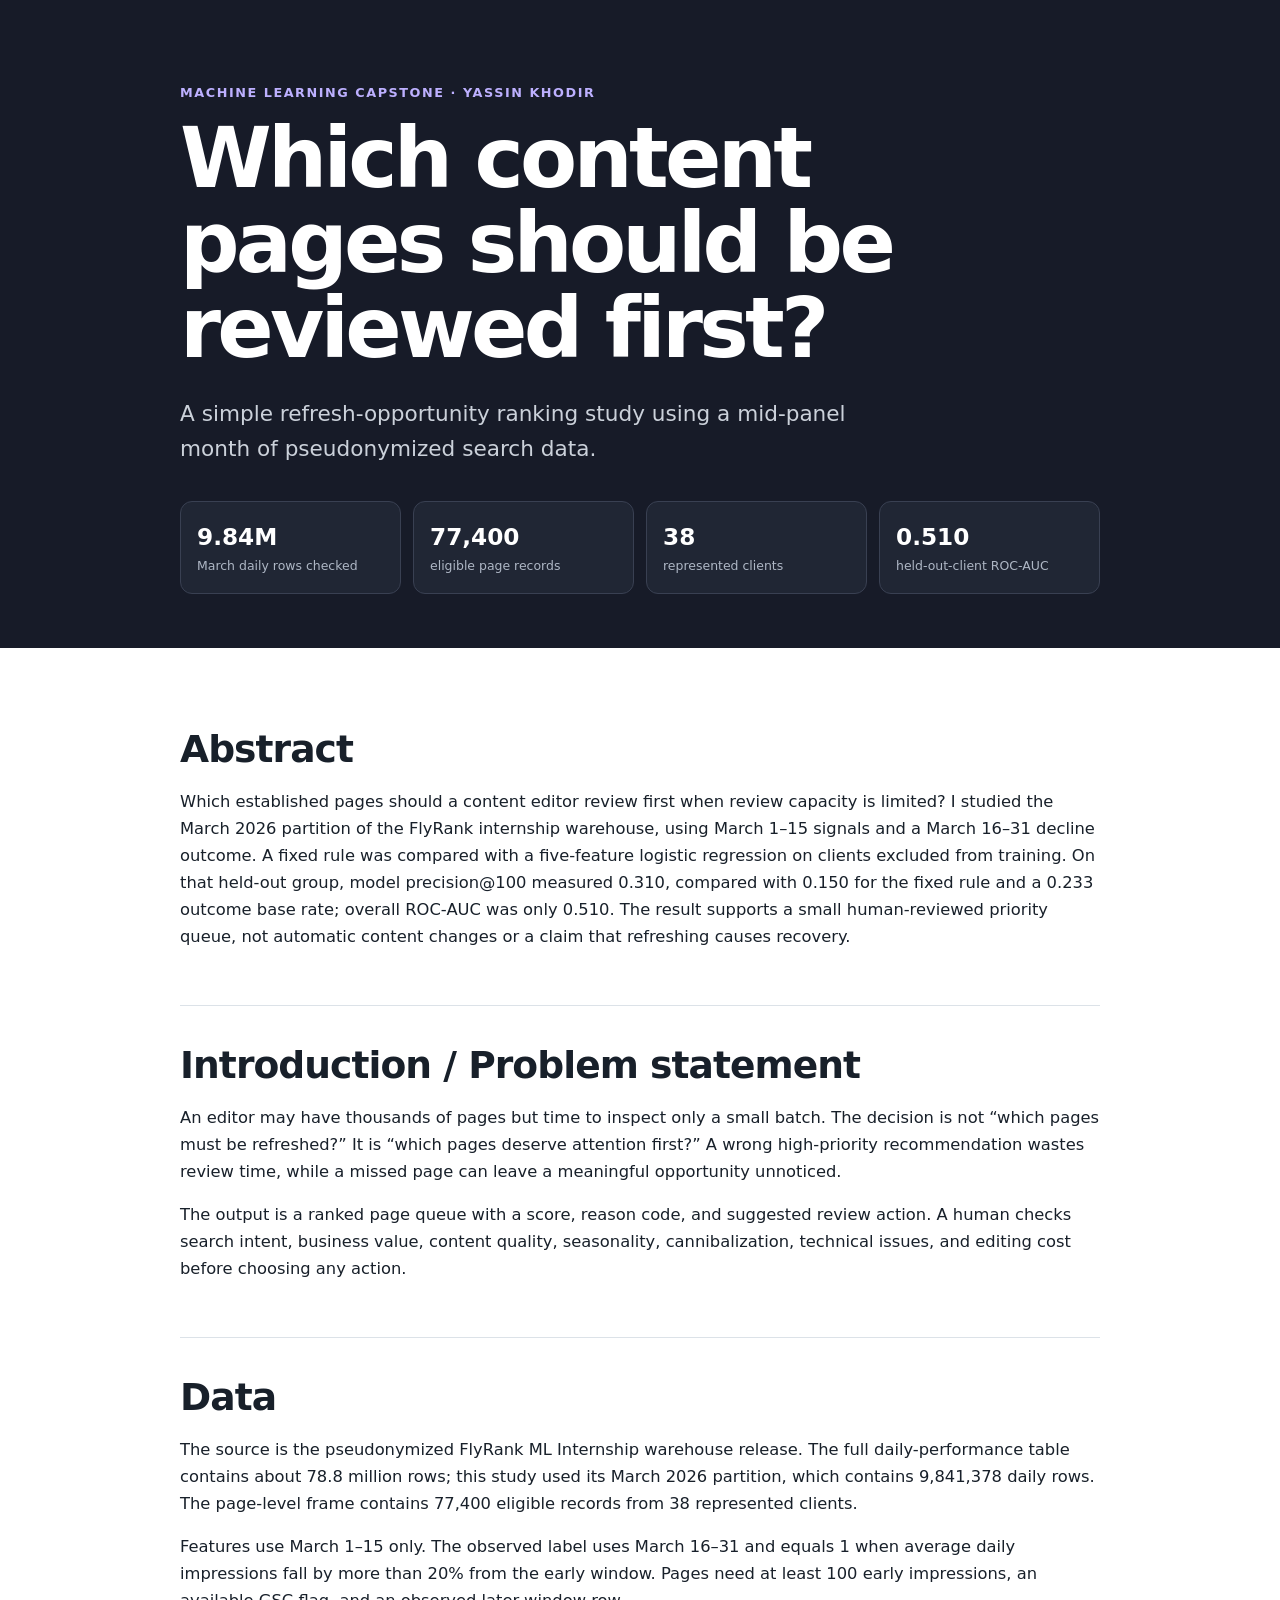
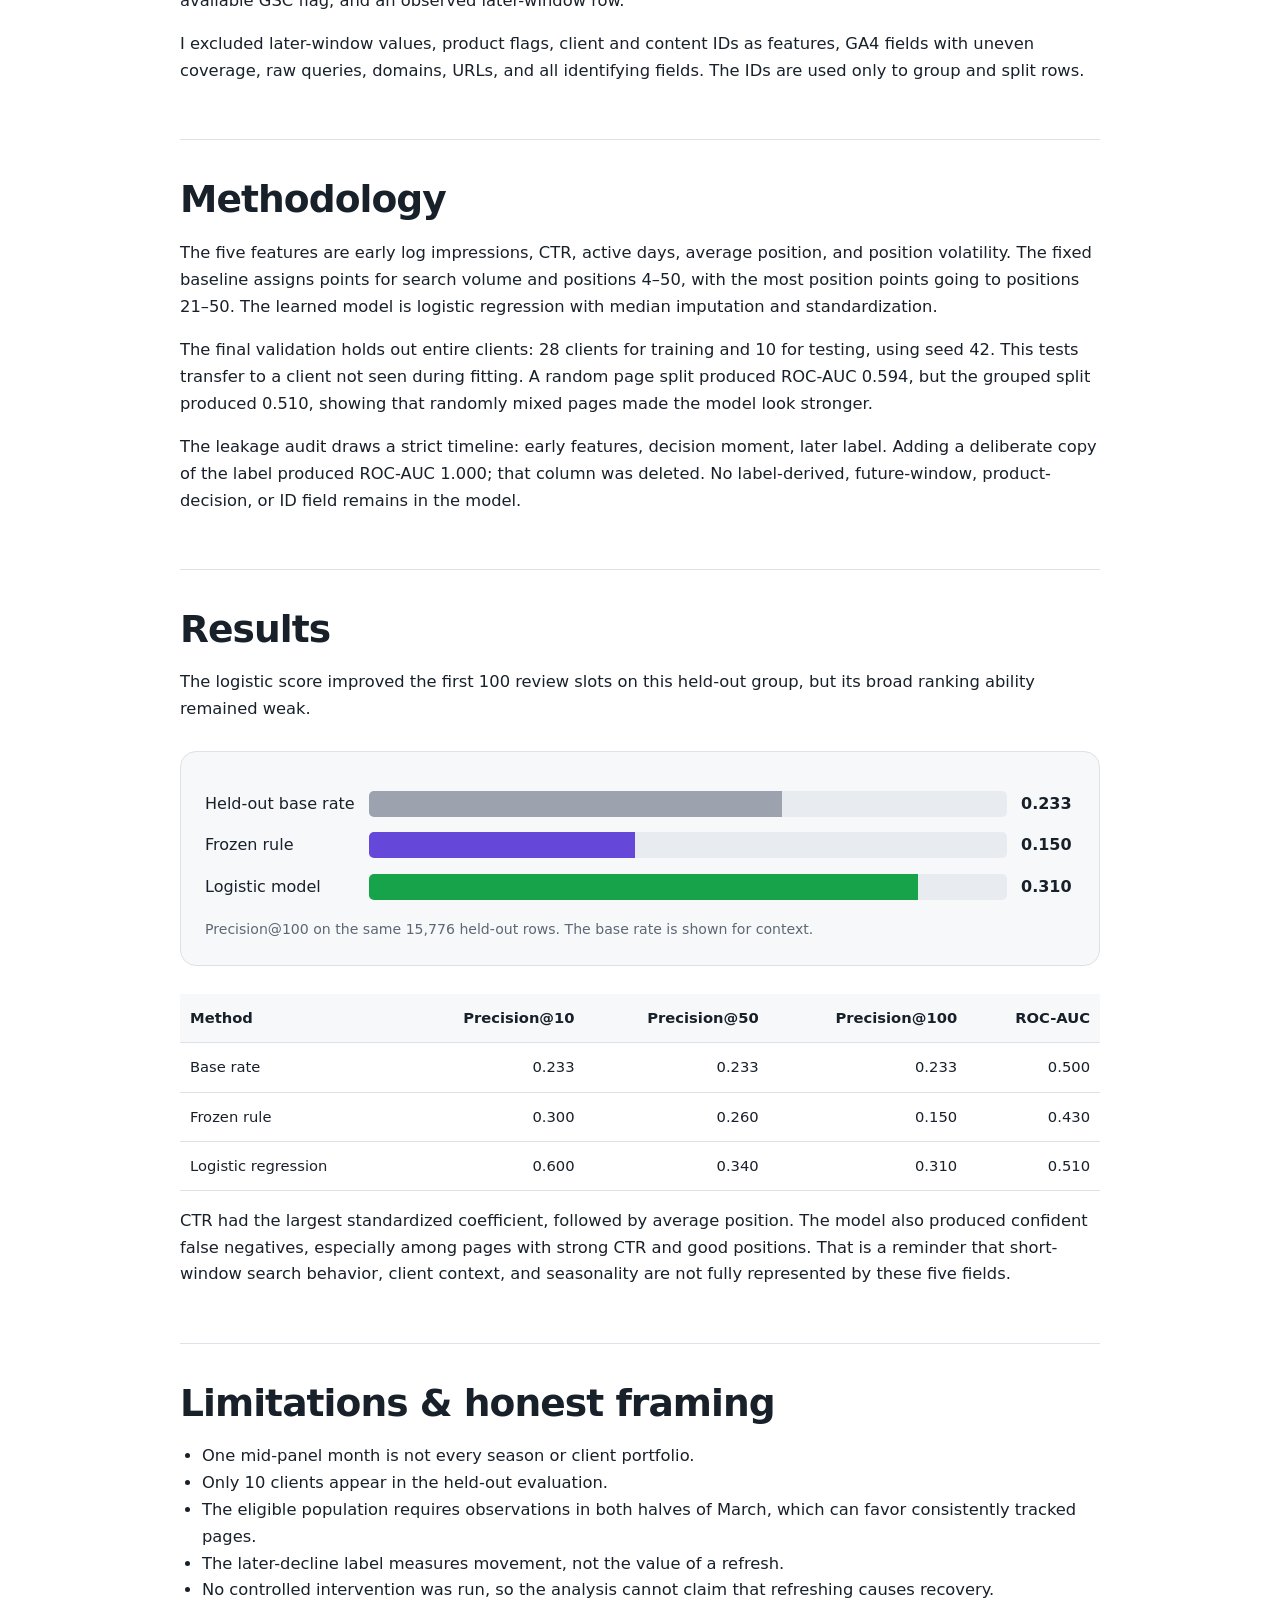
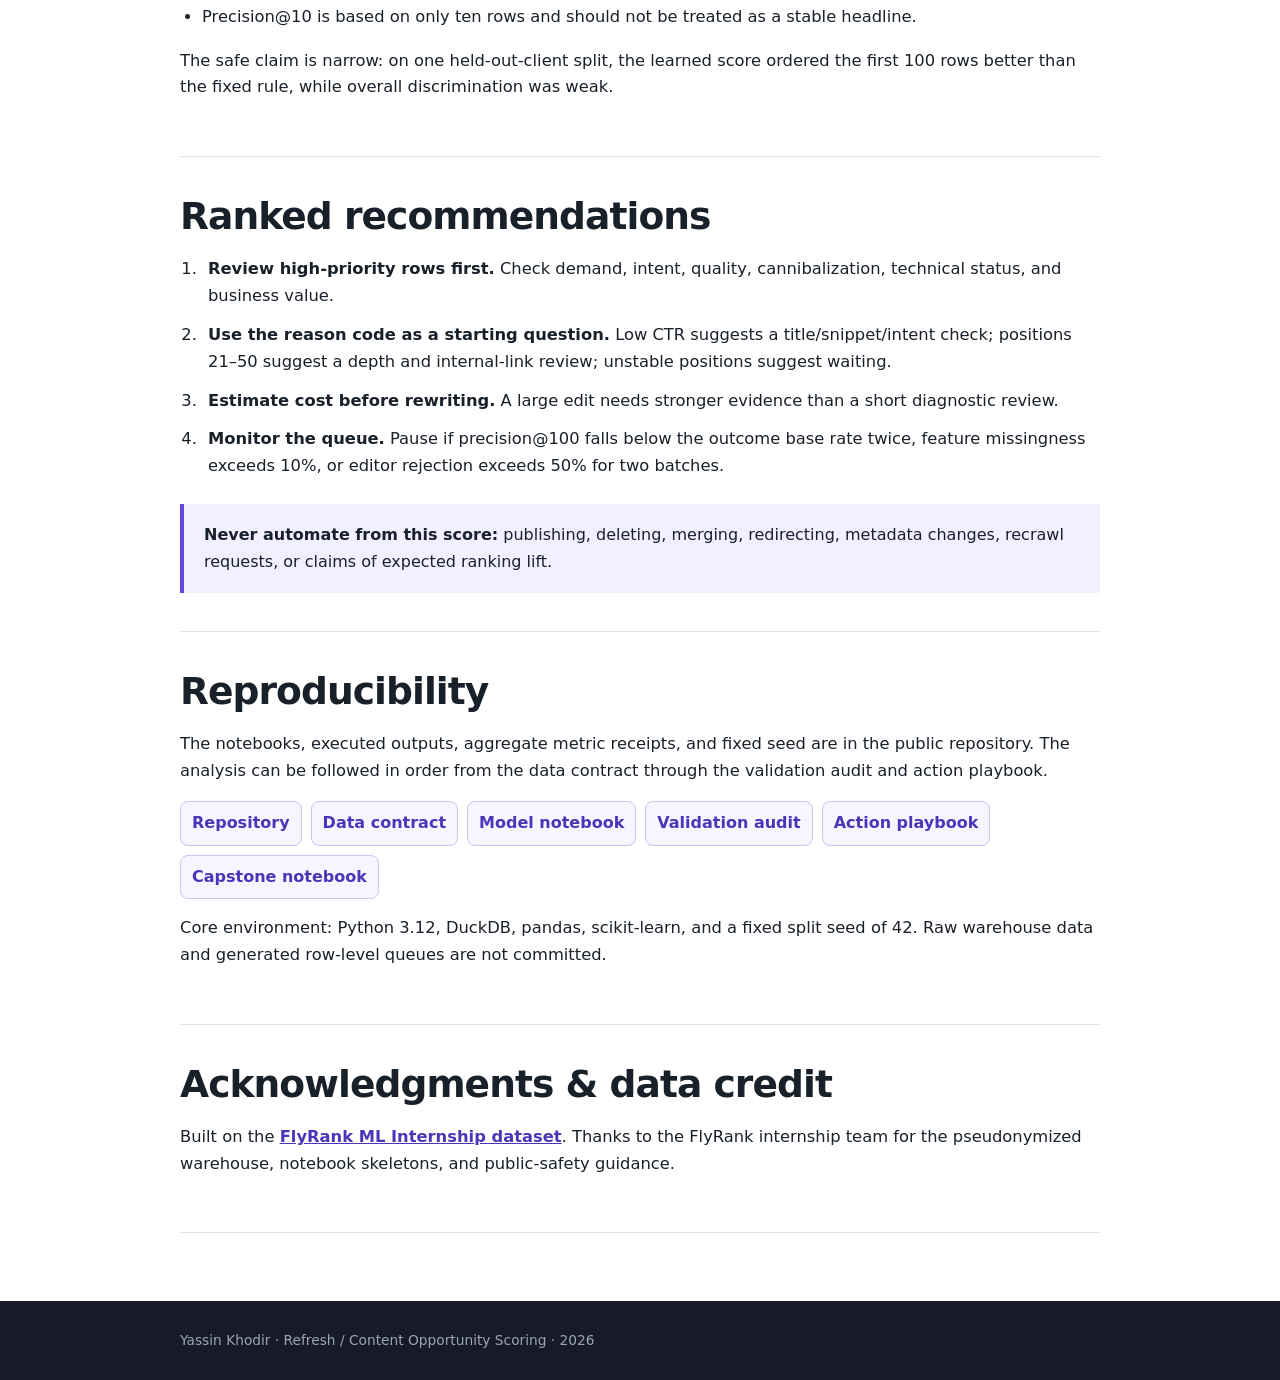
<file: docs/index.html>
<!doctype html>
<html lang="en">
<head>
  <meta charset="utf-8">
  <meta name="viewport" content="width=device-width, initial-scale=1">
  <meta name="description" content="A held-out-client study of which content pages should be reviewed first for possible refresh work.">
  <title>Which Content Pages Should Be Reviewed First?</title>
  <link rel="stylesheet" href="styles.css">
</head>
<body>
  <header class="hero">
    <div class="wrap">
      <p class="eyebrow">Machine Learning Capstone · Yassin Khodir</p>
      <h1>Which content pages should be reviewed first?</h1>
      <p class="lede">A simple refresh-opportunity ranking study using a mid-panel month of pseudonymized search data.</p>
      <div class="facts" aria-label="Study summary">
        <div><strong>9.84M</strong><span>March daily rows checked</span></div>
        <div><strong>77,400</strong><span>eligible page records</span></div>
        <div><strong>38</strong><span>represented clients</span></div>
        <div><strong>0.510</strong><span>held-out-client ROC-AUC</span></div>
      </div>
    </div>
  </header>

  <main class="wrap">
    <section id="abstract">
      <h2>Abstract</h2>
      <p>Which established pages should a content editor review first when review capacity is limited? I studied the March 2026 partition of the FlyRank internship warehouse, using March 1–15 signals and a March 16–31 decline outcome. A fixed rule was compared with a five-feature logistic regression on clients excluded from training. On that held-out group, model precision@100 measured 0.310, compared with 0.150 for the fixed rule and a 0.233 outcome base rate; overall ROC-AUC was only 0.510. The result supports a small human-reviewed priority queue, not automatic content changes or a claim that refreshing causes recovery.</p>
    </section>

    <section id="problem">
      <h2>Introduction / Problem statement</h2>
      <p>An editor may have thousands of pages but time to inspect only a small batch. The decision is not “which pages must be refreshed?” It is “which pages deserve attention first?” A wrong high-priority recommendation wastes review time, while a missed page can leave a meaningful opportunity unnoticed.</p>
      <p>The output is a ranked page queue with a score, reason code, and suggested review action. A human checks search intent, business value, content quality, seasonality, cannibalization, technical issues, and editing cost before choosing any action.</p>
    </section>

    <section id="data">
      <h2>Data</h2>
      <p>The source is the pseudonymized FlyRank ML Internship warehouse release. The full daily-performance table contains about 78.8 million rows; this study used its March 2026 partition, which contains 9,841,378 daily rows. The page-level frame contains 77,400 eligible records from 38 represented clients.</p>
      <p>Features use March 1–15 only. The observed label uses March 16–31 and equals 1 when average daily impressions fall by more than 20% from the early window. Pages need at least 100 early impressions, an available GSC flag, and an observed later-window row.</p>
      <p>I excluded later-window values, product flags, client and content IDs as features, GA4 fields with uneven coverage, raw queries, domains, URLs, and all identifying fields. The IDs are used only to group and split rows.</p>
    </section>

    <section id="method">
      <h2>Methodology</h2>
      <p>The five features are early log impressions, CTR, active days, average position, and position volatility. The fixed baseline assigns points for search volume and positions 4–50, with the most position points going to positions 21–50. The learned model is logistic regression with median imputation and standardization.</p>
      <p>The final validation holds out entire clients: 28 clients for training and 10 for testing, using seed 42. This tests transfer to a client not seen during fitting. A random page split produced ROC-AUC 0.594, but the grouped split produced 0.510, showing that randomly mixed pages made the model look stronger.</p>
      <p>The leakage audit draws a strict timeline: early features, decision moment, later label. Adding a deliberate copy of the label produced ROC-AUC 1.000; that column was deleted. No label-derived, future-window, product-decision, or ID field remains in the model.</p>
    </section>

    <section id="results">
      <h2>Results</h2>
      <p>The logistic score improved the first 100 review slots on this held-out group, but its broad ranking ability remained weak.</p>
      <div class="chart" role="img" aria-label="Precision at 100: base rate 0.233, frozen rule 0.150, logistic model 0.310">
        <div class="bar-row"><span>Held-out base rate</span><div class="track"><i class="bar neutral" style="width:64.7%"></i></div><strong>0.233</strong></div>
        <div class="bar-row"><span>Frozen rule</span><div class="track"><i class="bar purple" style="width:41.7%"></i></div><strong>0.150</strong></div>
        <div class="bar-row"><span>Logistic model</span><div class="track"><i class="bar green" style="width:86.1%"></i></div><strong>0.310</strong></div>
        <p class="caption">Precision@100 on the same 15,776 held-out rows. The base rate is shown for context.</p>
      </div>
      <div class="table-wrap">
        <table>
          <thead><tr><th>Method</th><th>Precision@10</th><th>Precision@50</th><th>Precision@100</th><th>ROC-AUC</th></tr></thead>
          <tbody>
            <tr><td>Base rate</td><td>0.233</td><td>0.233</td><td>0.233</td><td>0.500</td></tr>
            <tr><td>Frozen rule</td><td>0.300</td><td>0.260</td><td>0.150</td><td>0.430</td></tr>
            <tr><td>Logistic regression</td><td>0.600</td><td>0.340</td><td>0.310</td><td>0.510</td></tr>
          </tbody>
        </table>
      </div>
      <p>CTR had the largest standardized coefficient, followed by average position. The model also produced confident false negatives, especially among pages with strong CTR and good positions. That is a reminder that short-window search behavior, client context, and seasonality are not fully represented by these five fields.</p>
    </section>

    <section id="limits">
      <h2>Limitations &amp; honest framing</h2>
      <ul>
        <li>One mid-panel month is not every season or client portfolio.</li>
        <li>Only 10 clients appear in the held-out evaluation.</li>
        <li>The eligible population requires observations in both halves of March, which can favor consistently tracked pages.</li>
        <li>The later-decline label measures movement, not the value of a refresh.</li>
        <li>No controlled intervention was run, so the analysis cannot claim that refreshing causes recovery.</li>
        <li>Precision@10 is based on only ten rows and should not be treated as a stable headline.</li>
      </ul>
      <p>The safe claim is narrow: on one held-out-client split, the learned score ordered the first 100 rows better than the fixed rule, while overall discrimination was weak.</p>
    </section>

    <section id="recommendations">
      <h2>Ranked recommendations</h2>
      <ol class="steps">
        <li><strong>Review high-priority rows first.</strong> Check demand, intent, quality, cannibalization, technical status, and business value.</li>
        <li><strong>Use the reason code as a starting question.</strong> Low CTR suggests a title/snippet/intent check; positions 21–50 suggest a depth and internal-link review; unstable positions suggest waiting.</li>
        <li><strong>Estimate cost before rewriting.</strong> A large edit needs stronger evidence than a short diagnostic review.</li>
        <li><strong>Monitor the queue.</strong> Pause if precision@100 falls below the outcome base rate twice, feature missingness exceeds 10%, or editor rejection exceeds 50% for two batches.</li>
      </ol>
      <div class="callout"><strong>Never automate from this score:</strong> publishing, deleting, merging, redirecting, metadata changes, recrawl requests, or claims of expected ranking lift.</div>
    </section>

    <section id="reproducibility">
      <h2>Reproducibility</h2>
      <p>The notebooks, executed outputs, aggregate metric receipts, and fixed seed are in the public repository. The analysis can be followed in order from the data contract through the validation audit and action playbook.</p>
      <div class="links">
        <a href="https://github.com/YassinKhodir/yassin-flyrank-ml-internship">Repository</a>
        <a href="https://github.com/YassinKhodir/yassin-flyrank-ml-internship/blob/main/work/notebooks/w03_data_contract.ipynb">Data contract</a>
        <a href="https://github.com/YassinKhodir/yassin-flyrank-ml-internship/blob/main/work/notebooks/w05_model.ipynb">Model notebook</a>
        <a href="https://github.com/YassinKhodir/yassin-flyrank-ml-internship/blob/main/work/notebooks/w06_validation_audit.ipynb">Validation audit</a>
        <a href="https://github.com/YassinKhodir/yassin-flyrank-ml-internship/blob/main/work/notebooks/w07_action_playbook.ipynb">Action playbook</a>
        <a href="https://github.com/YassinKhodir/yassin-flyrank-ml-internship/blob/main/work/notebooks/capstone.ipynb">Capstone notebook</a>
      </div>
      <p>Core environment: Python 3.12, DuckDB, pandas, scikit-learn, and a fixed split seed of 42. Raw warehouse data and generated row-level queues are not committed.</p>
    </section>

    <section id="credit">
      <h2>Acknowledgments &amp; data credit</h2>
      <p>Built on the <a href="https://flyrank.ai">FlyRank ML Internship dataset</a>. Thanks to the FlyRank internship team for the pseudonymized warehouse, notebook skeletons, and public-safety guidance.</p>
    </section>
  </main>

  <footer><div class="wrap">Yassin Khodir · Refresh / Content Opportunity Scoring · 2026</div></footer>
</body>
</html>
</file>
<file: docs/styles.css>
:root {
  --ink: #18202a;
  --muted: #5d6875;
  --line: #dce2e8;
  --paper: #f7f8fa;
  --accent: #6547d9;
  --green: #168a50;
}

* { box-sizing: border-box; }
html { scroll-behavior: smooth; }
body {
  margin: 0;
  color: var(--ink);
  background: #fff;
  font-family: Inter, ui-sans-serif, system-ui, -apple-system, BlinkMacSystemFont, "Segoe UI", sans-serif;
  line-height: 1.65;
}
.wrap { width: min(920px, calc(100% - 36px)); margin: 0 auto; }
.hero { padding: 82px 0 54px; color: #fff; background: #171b28; }
.eyebrow { margin: 0 0 14px; color: #bdb0ff; font-size: .8rem; font-weight: 750; letter-spacing: .12em; text-transform: uppercase; }
h1 { max-width: 820px; margin: 0; font-size: clamp(2.5rem, 7vw, 5.2rem); line-height: 1.02; letter-spacing: -.045em; }
.lede { max-width: 700px; margin: 24px 0 34px; color: #cbd1da; font-size: clamp(1.05rem, 2.4vw, 1.35rem); }
.facts { display: grid; grid-template-columns: repeat(4, 1fr); gap: 12px; }
.facts div { padding: 16px; border: 1px solid #394052; border-radius: 12px; background: #202634; }
.facts strong, .facts span { display: block; }
.facts strong { font-size: 1.45rem; }
.facts span { color: #aeb7c5; font-size: .78rem; }
main { padding: 42px 0 68px; }
section { padding: 38px 0; border-bottom: 1px solid var(--line); }
h2 { margin: 0 0 18px; font-size: clamp(1.7rem, 4vw, 2.35rem); line-height: 1.15; letter-spacing: -.025em; }
p, li { font-size: 1.02rem; }
ul, ol { padding-left: 22px; }
.chart { margin: 28px 0; padding: 24px; border: 1px solid var(--line); border-radius: 16px; background: var(--paper); }
.bar-row { display: grid; grid-template-columns: 150px 1fr 54px; gap: 14px; align-items: center; margin: 15px 0; }
.track { height: 26px; overflow: hidden; border-radius: 5px; background: #e8ebef; }
.bar { display: block; height: 100%; }
.neutral { background: #9ca3af; }
.purple { background: var(--accent); }
.green { background: #16a34a; }
.caption { margin: 18px 0 0; color: var(--muted); font-size: .88rem; }
.table-wrap { overflow-x: auto; }
table { width: 100%; border-collapse: collapse; font-size: .92rem; }
th, td { padding: 12px 10px; border-bottom: 1px solid var(--line); text-align: right; white-space: nowrap; }
th:first-child, td:first-child { text-align: left; }
th { background: var(--paper); }
.steps li { margin: 12px 0; padding-left: 6px; }
.callout { margin-top: 24px; padding: 18px 20px; border-left: 4px solid var(--accent); background: #f2efff; }
.links { display: flex; flex-wrap: wrap; gap: 9px; }
a { color: #4c35b8; font-weight: 650; }
.links a { padding: 8px 11px; border: 1px solid #cbc3f5; border-radius: 8px; text-decoration: none; background: #f7f5ff; }
footer { padding: 28px 0; color: #9ba5b1; background: #171b28; font-size: .86rem; }

@media (max-width: 700px) {
  .hero { padding-top: 56px; }
  .facts { grid-template-columns: repeat(2, 1fr); }
  .bar-row { grid-template-columns: 1fr 48px; }
  .bar-row > span { grid-column: 1 / -1; }
}

@media print {
  .hero { padding: 34px 0; }
  section { break-inside: avoid; }
  a { color: inherit; }
}
</file>
